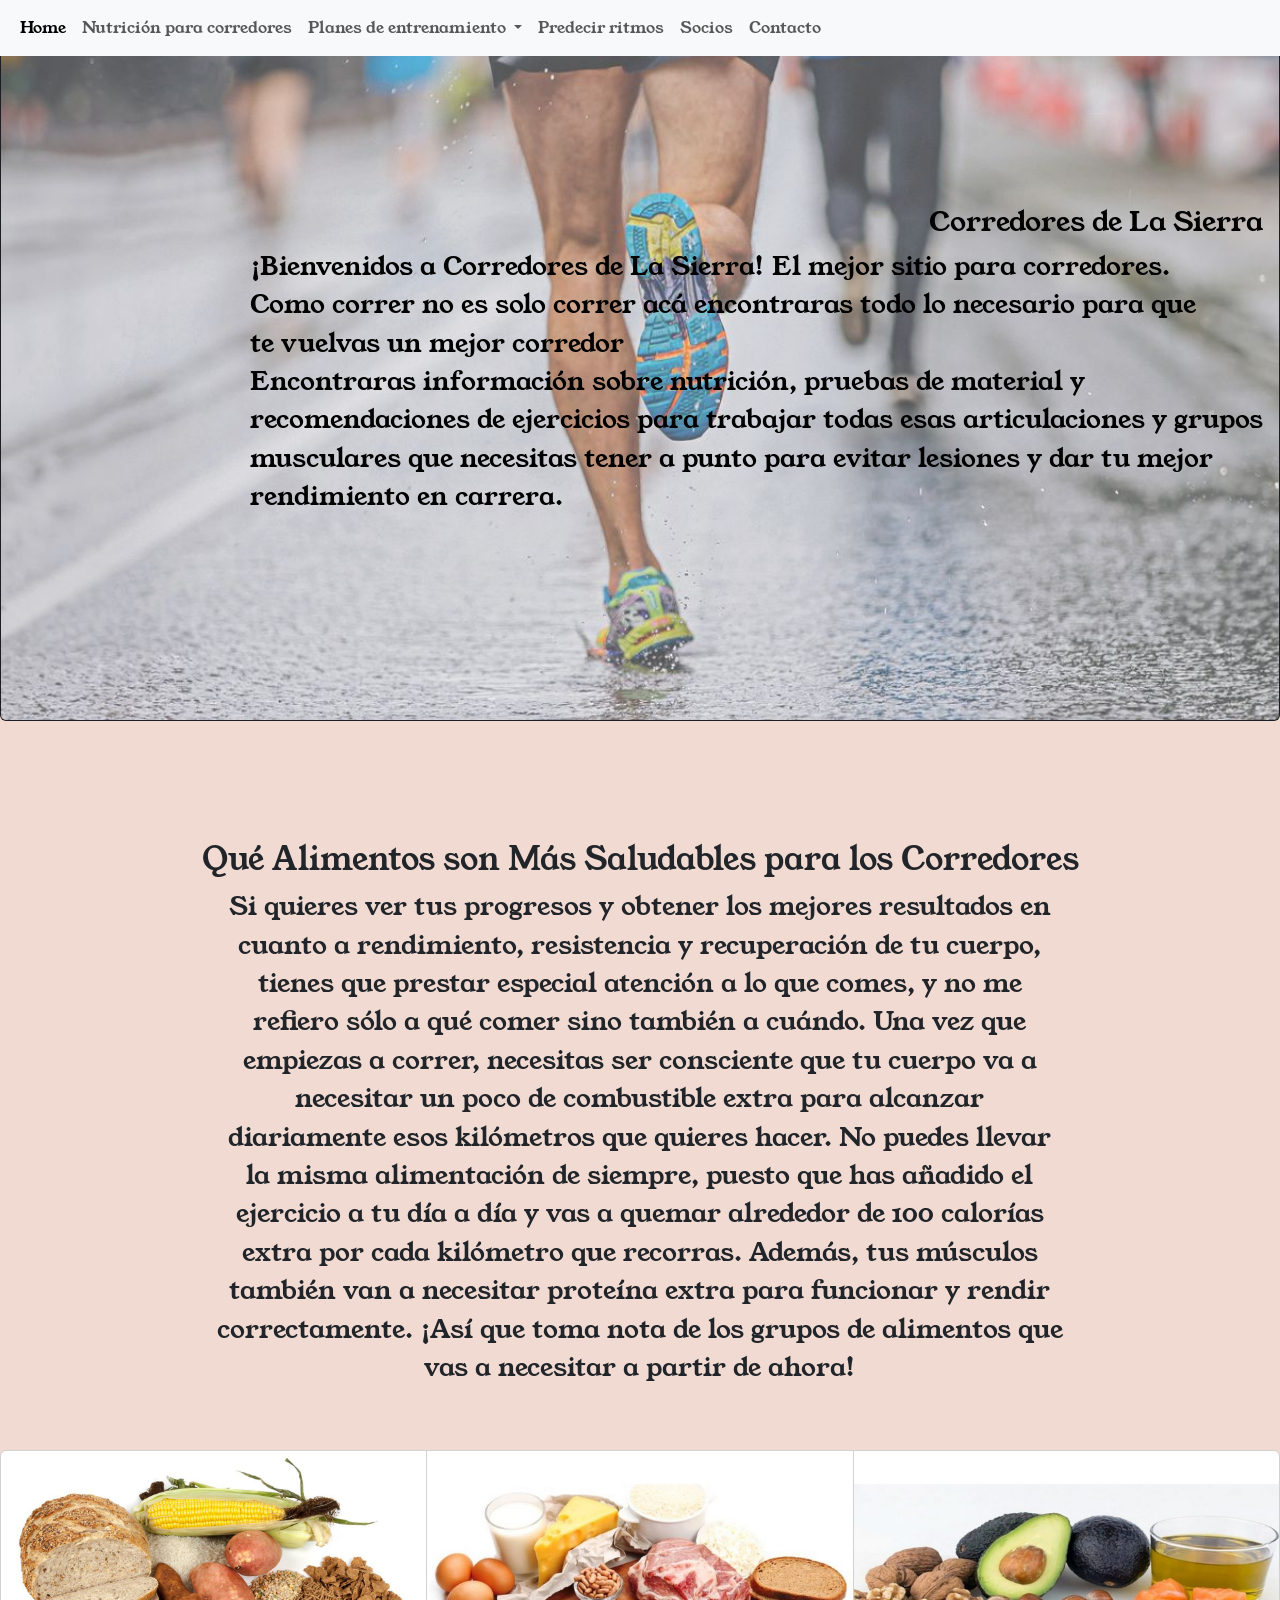
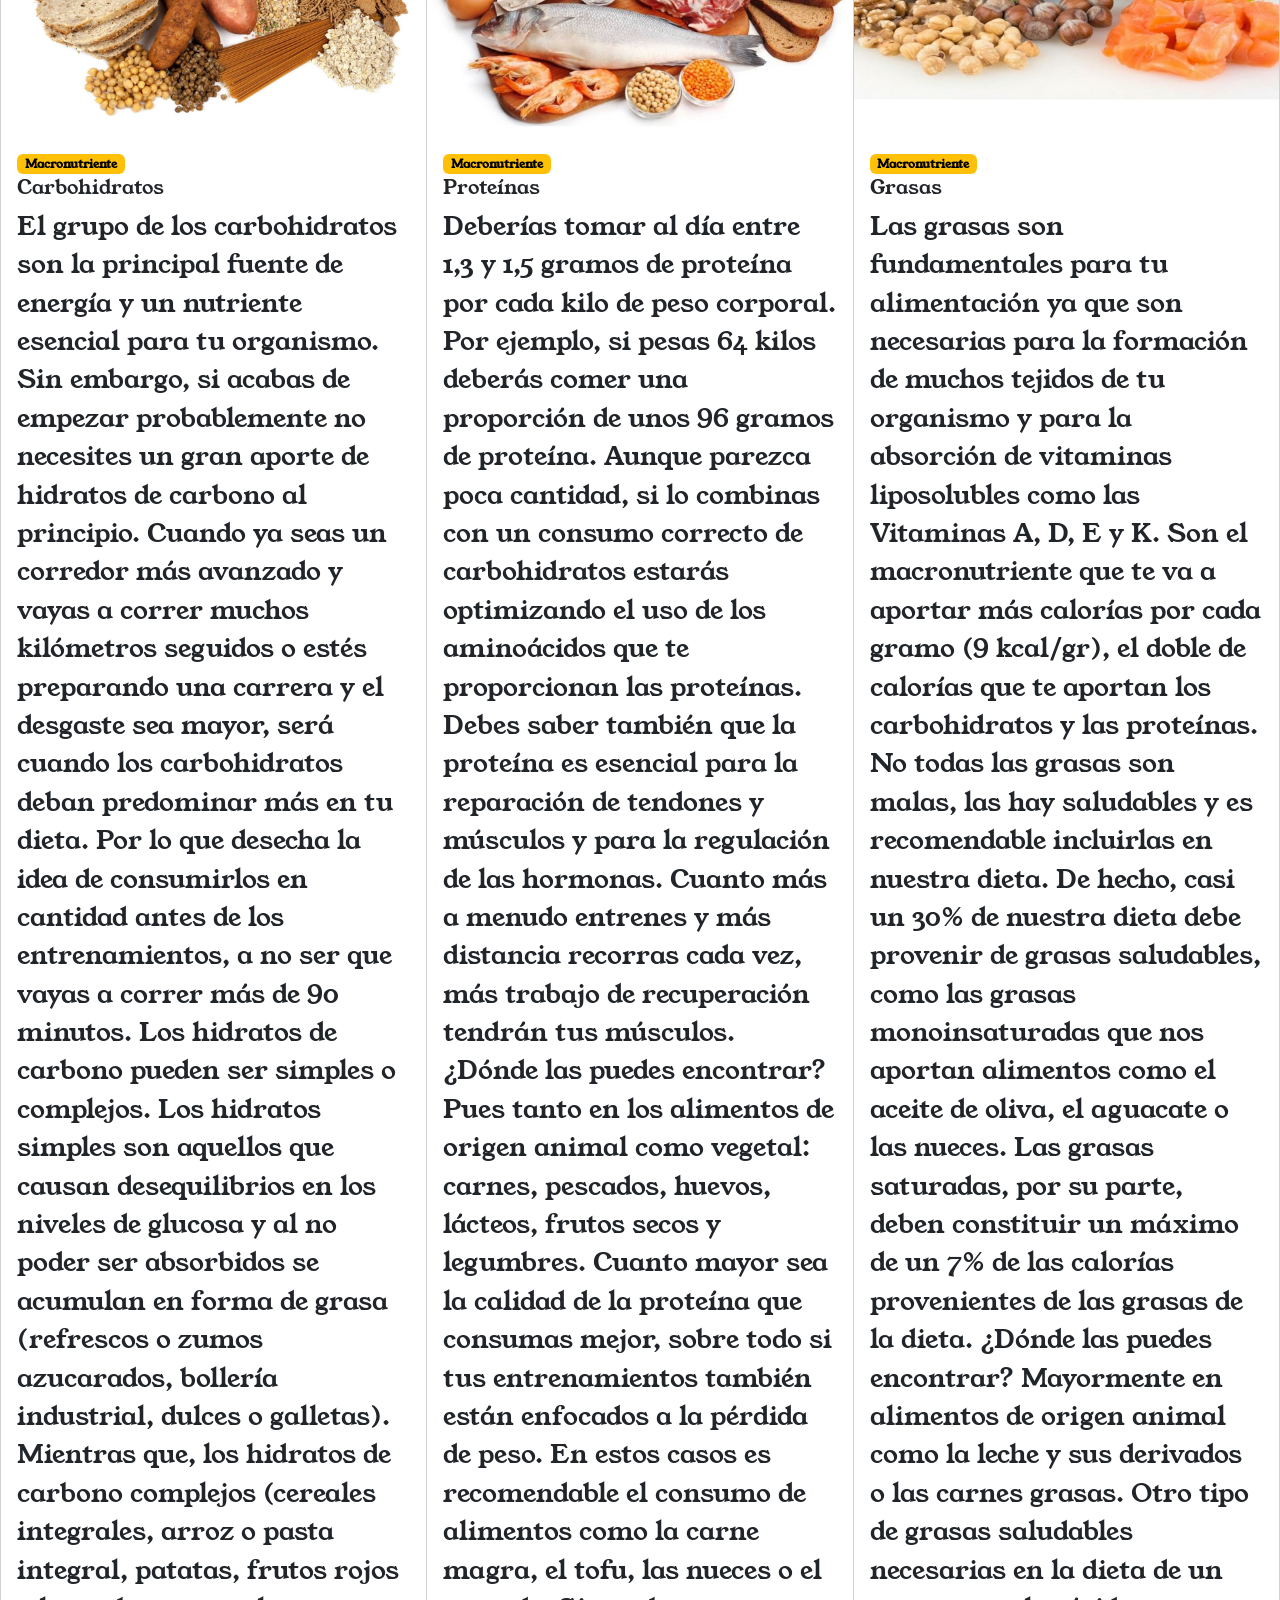
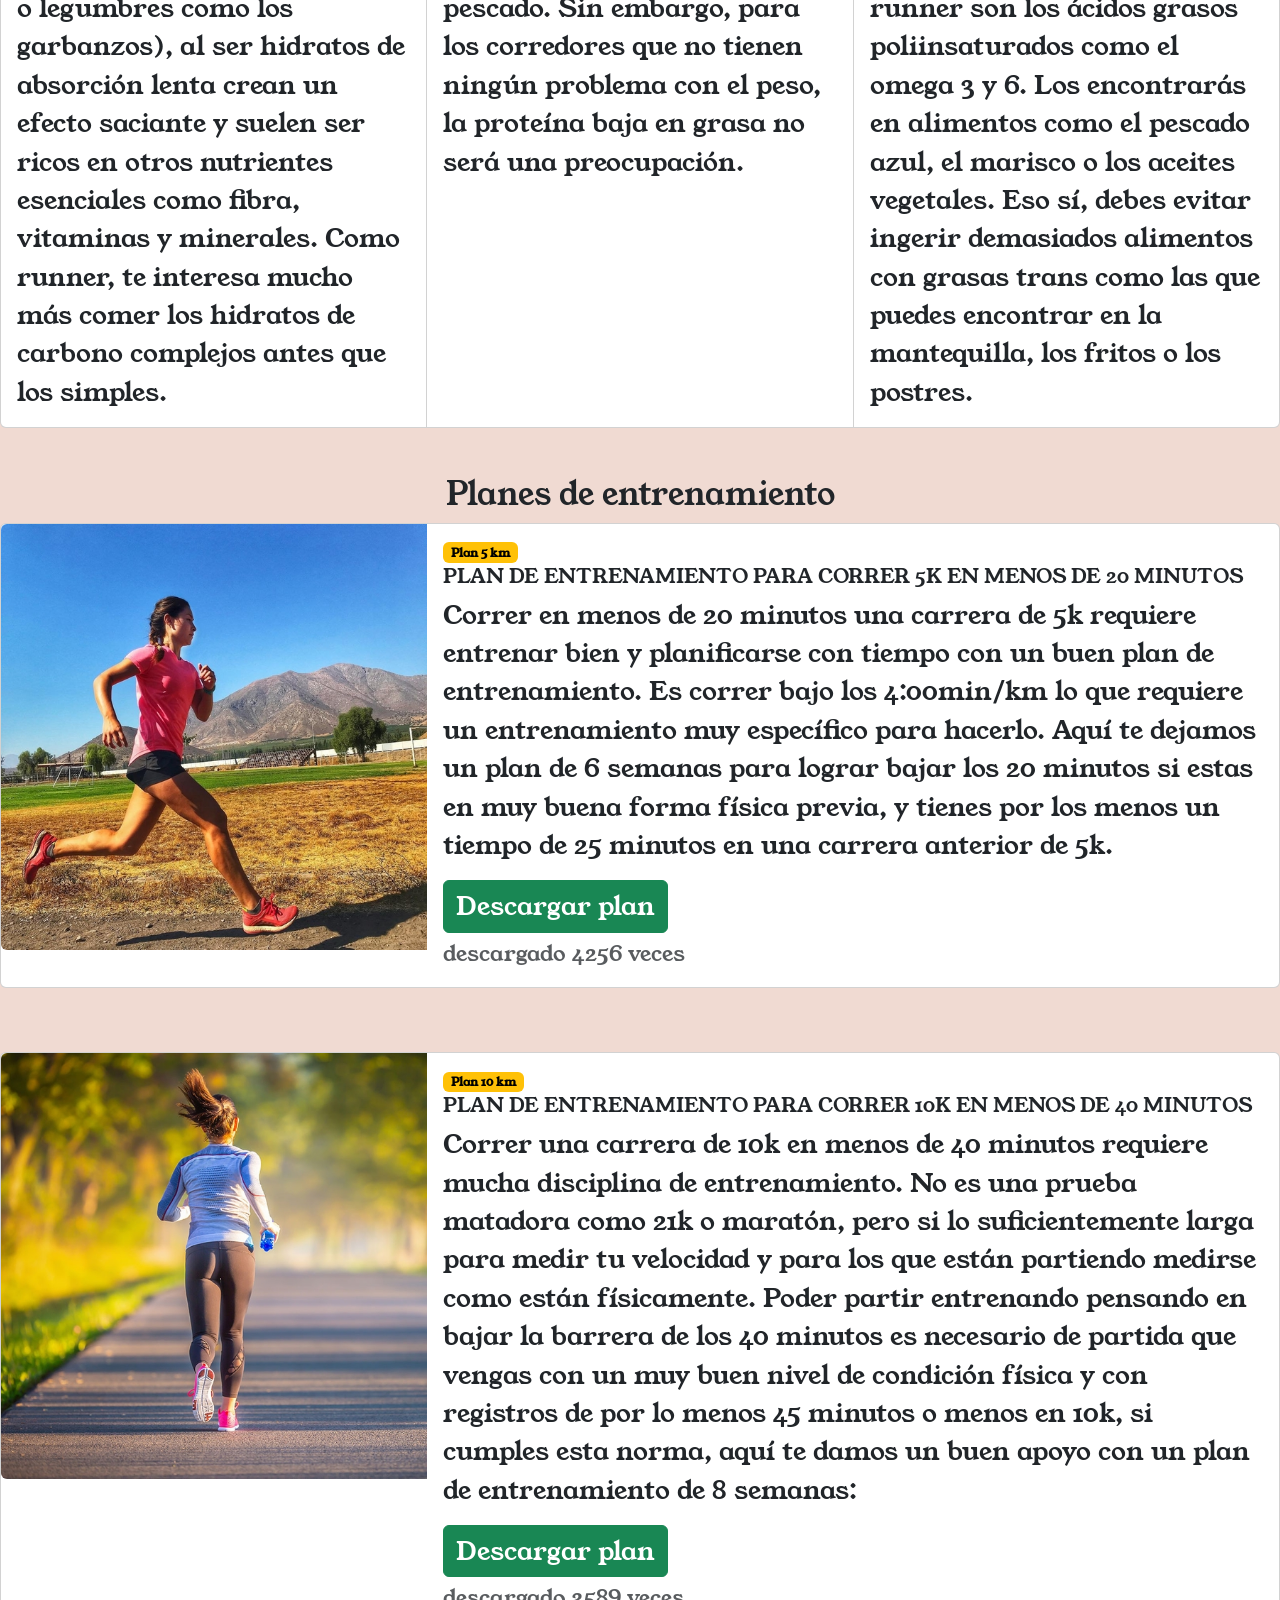
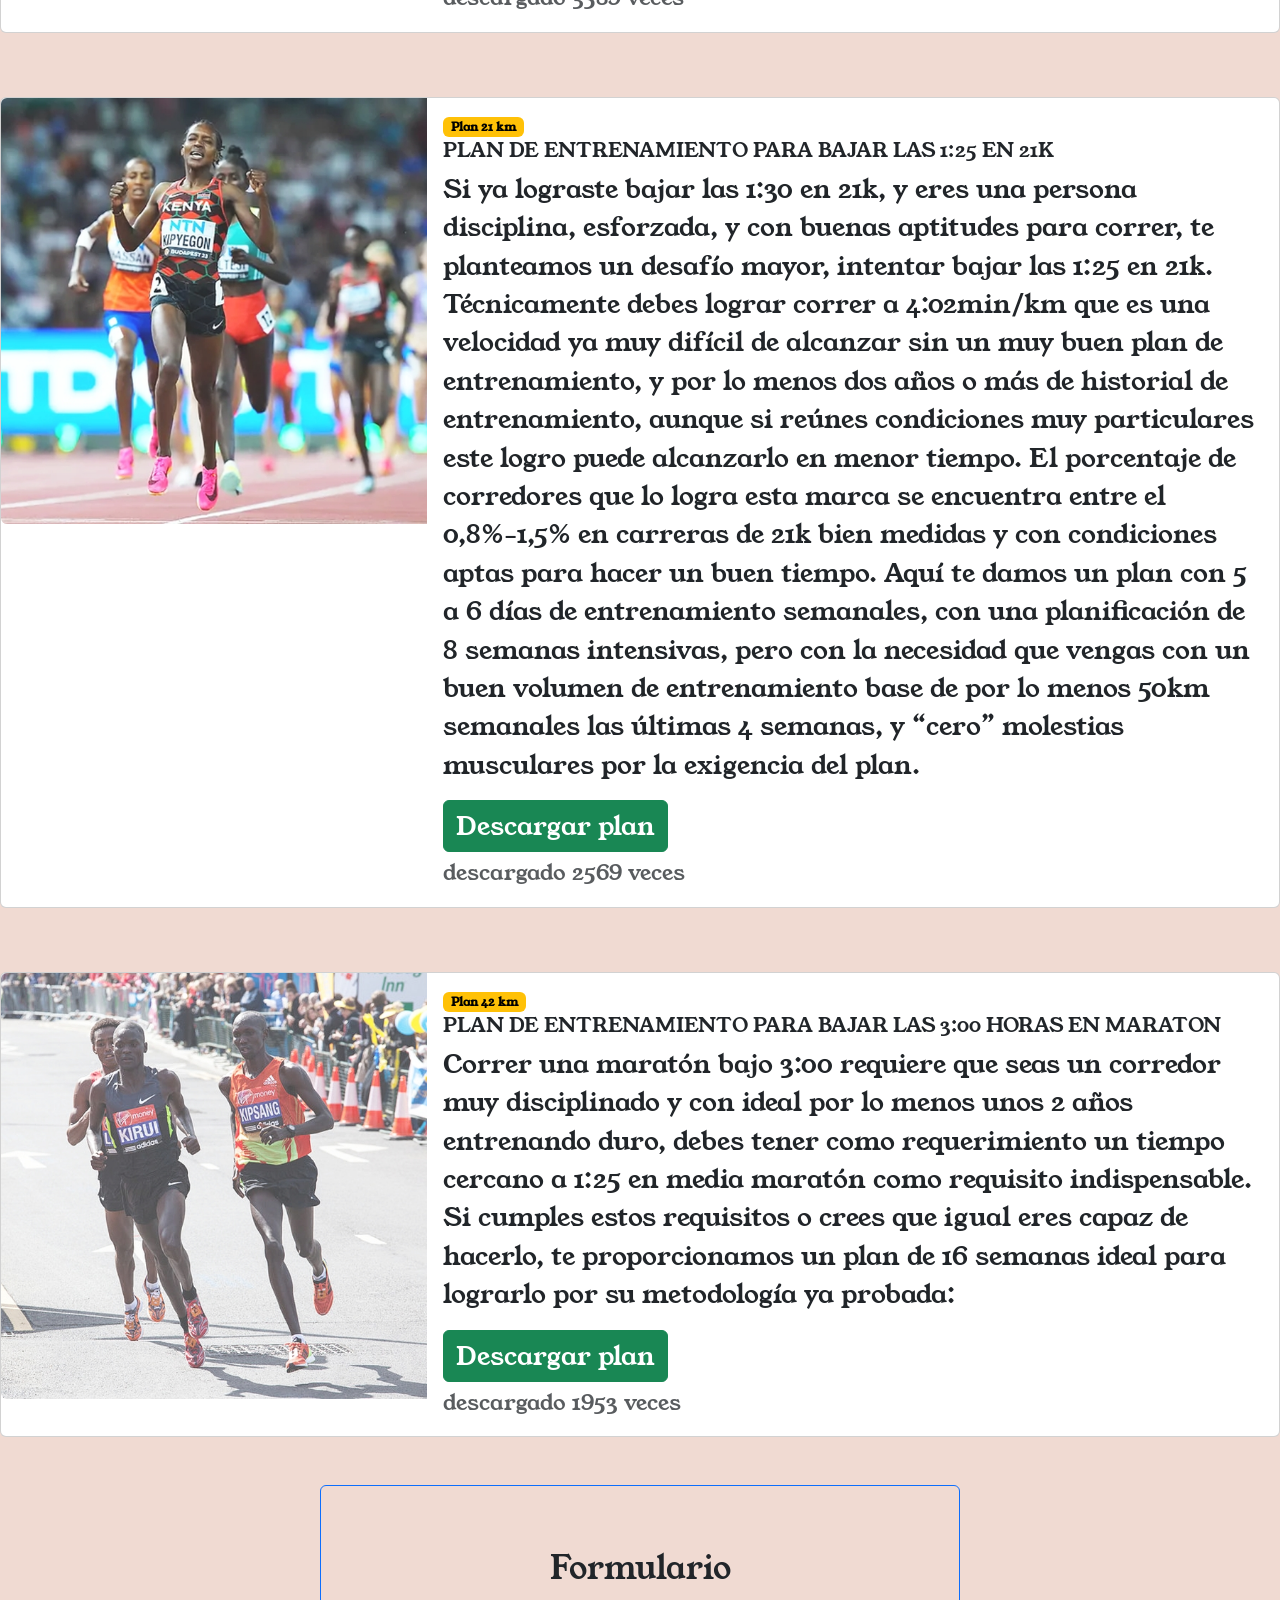
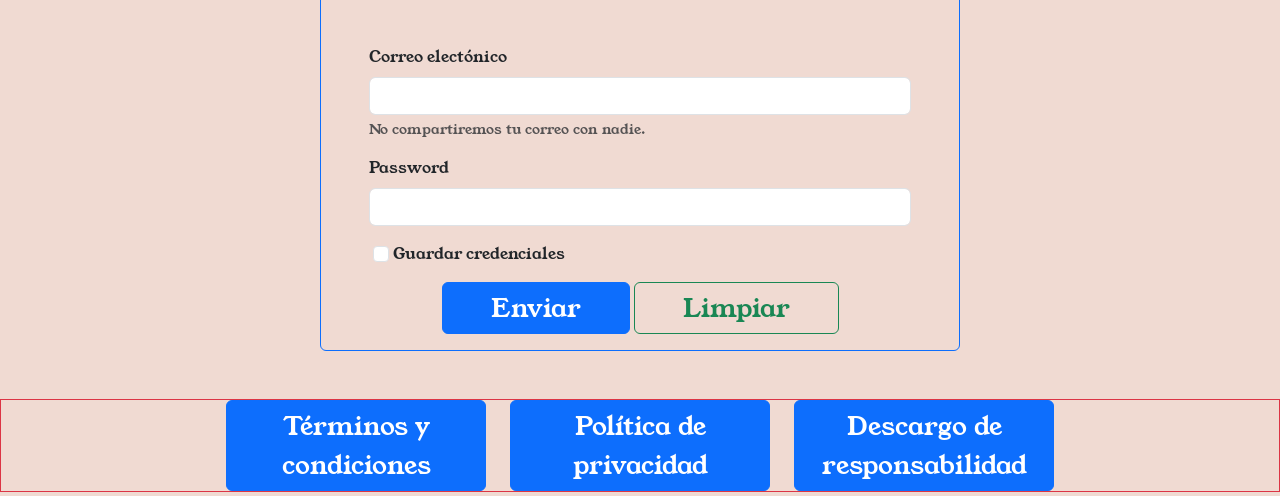
<file: TP-FN-JFS-2023/target/TP-FN-JFS-2023-1.0-SNAPSHOT/index.html>
<!doctype html>
<!--<html lang="en">-->
  <html lang="en" data-bs-theme=""></html>
  <head>
    <meta charset="utf-8">
    <meta name="viewport" content="width=device-width, initial-scale=1">
    <title>Trabajo práctico integrador</title>
    <!--
    <link href="https://cdn.jsdelivr.net/npm/bootstrap@5.3.1/dist/css/bootstrap.min.css" rel="stylesheet" integrity="sha384-4bw+/aepP/YC94hEpVNVgiZdgIC5+VKNBQNGCHeKRQN+PtmoHDEXuppvnDJzQIu9" crossorigin="anonymous"> 
  -->
  <script src="https://ajax.googleapis.com/ajax/libs/jquery/3.6.4/jquery.min.js"></script>
  <link rel="stylesheet" href="assets/css/bootstrap.min.css">
  <link rel="stylesheet" href="assets/css/custom.css">
</head>
  <body>
    <script src="assets/js/bootstrap.bundle.min.js"></script>
    <!--
     <script src="https://cdn.jsdelivr.net/npm/bootstrap@5.3.1/dist/js/bootstrap.bundle.min.js" integrity="sha384-HwwvtgBNo3bZJJLYd8oVXjrBZt8cqVSpeBNS5n7C8IVInixGAoxmnlMuBnhbgrkm" crossorigin="anonymous"></script> 
-->
<!--
    <nav class="navbar navbar-expand-lg ">-->
      <nav class="navbar fixed-top bg-body-tertiary navbar-expand-lg navbar-light ">
      <div class="container-fluid">
     <!--    <a class="navbar-brand" href="#">Bootstrap</a>-->
        <button class="navbar-toggler" type="button" data-bs-toggle="collapse" data-bs-target="#navbarSupportedContent" aria-controls="navbarSupportedContent" aria-expanded="false" aria-label="Toggle navigation">
          <span class="navbar-toggler-icon"></span>
        </button>
        <div class="collapse navbar-collapse" id="navbarSupportedContent">
          <ul class="navbar-nav me-auto mb-2 mb-lg-0">
            
            
            <li class="nav-item">
              <a class="nav-link active" aria-current="page" href="#">Home</a>
            </li>
            <li class="nav-item">
              <a class="nav-link" href="#cards">Nutrición para corredores</a>
            </li>
       <!--      <li class="nav-item">
              <a class="nav-link" href="#carrousel">Carrousel</a>
            </li>-->
            <li class="nav-item dropdown">
              <a class="nav-link dropdown-toggle" href="#" role="button" data-bs-toggle="dropdown" aria-expanded="false">
                Planes de entrenamiento
              </a>
              <ul  class="dropdown-menu">
                <li><a id="menuu" class="dropdown-item" href="#plan5k" >Plan 5 km</a></li>
                <li><a id="menuu" class="dropdown-item" href="#plan10k">Plan 10 km</a></li>
                <li><a id="menuu" class="dropdown-item" href="#plan21k">Plan medio maratón</a></li>
                <li><a id="menuu" class="dropdown-item" href="#plan42k">Plan maratón</a></li>
              </ul>
            </li>
            <li class="nav-item">
              <a class="nav-link" href="form.html" target="_blank">Predecir ritmos</a>
            </li>
             <li class="nav-item">
              <a class="nav-link" href="socios.jsp" target="_blank">Socios</a>                    
             </li>
                          
             
             <li class="nav-item">
              <a class="nav-link" href="#form">Contacto</a>
             </li>
          </ul>
       <!--   <form class="d-flex" role="search">
            <input class="form-control me-2" type="search" placeholder="Search" aria-label="Search">
            <button class="btn btn-outline-success" type="submit">Search</button>
          </form>-->
        </div>
      </div>
    </nav>


    <div id="place" class="container-fluid px-0">
      <div class="card bg-dark text-white">
        <img src="./assets/img/principal.jpg" class="card-img h-50" alt="">
        <div class="card-img-overlay d-flex flex-column justify-content-center align-items-end">
          <h3 id="texto" class="card-title  ">Corredores de La Sierra</h3>
          <p id="texto" class="card-text ">¡Bienvenidos a Corredores de La Sierra!  El mejor sitio para corredores.<br>  Como correr no es solo correr acá encontraras todo lo necesario para que<br> te vuelvas  un mejor corredor<br> 
            Encontraras información sobre nutrición, pruebas de material y <br> recomendaciones de ejercicios para trabajar todas esas articulaciones y grupos <br> musculares que necesitas tener a punto para evitar lesiones y dar tu mejor <br> rendimiento en carrera.
          </p>
        
        </div>
      </div>
    </div>
    <br>

 <!-- 
    <div class="container text-center">
      <h2 id="columnas" class="text-center">Columnas</h2>
      <div class="row align-items-start">
        <div class="col border border-primary">
          <p class="p-5">Lorem ipsum dolor sit amet consectetur adipisicing elit. Perspiciatis consectetur, at exercitationem omnis aliquid iure. Reprehenderit sint, cumque ipsum aspernatur, veritatis debitis rem ex qui, culpa eius facilis at dolores?</p>
        </div>
        <div class="col border border-secondary">
          <p class="p-3">
            Lorem ipsum dolor sit amet consectetur adipisicing elit. Dolore harum nemo cumque ratione consectetur inventore adipisci mollitia, ex qui eum optio facere temporibus perspiciatis exercitationem nulla suscipit laudantium eveniet animi.
          </p>
        </div>
        <div class="col border border-danger">
          <p class="p-3">
            Lorem ipsum dolor sit, amet consectetur adipisicing elit. Atque commodi sequi unde ea sint veritatis necessitatibus molestias consequuntur ducimus, sit, beatae minima voluptatem ipsa illum culpa amet quaerat dignissimos rem!
          </p>
        </div>
        <div class="col border border-danger">
          <p class="p-3">
            Lorem ipsum dolor sit, amet consectetur adipisicing elit. Atque commodi sequi unde ea sint veritatis necessitatibus molestias consequuntur ducimus, sit, beatae minima voluptatem ipsa illum culpa amet quaerat dignissimos rem!
          </p>
        </div>
        <div class="col border border-danger">
          <p class="p-3">
            Lorem ipsum dolor sit, amet consectetur adipisicing elit. Atque commodi sequi unde ea sint veritatis necessitatibus molestias consequuntur ducimus, sit, beatae minima voluptatem ipsa illum culpa amet quaerat dignissimos rem!
          </p>
        </div>
      </div>
    </div>
-->
    <!-- Inicio Carrousel -->
<!--
    <h2 id="carrousel" class="text-center">Carrousel</h2>
    <div id="carouselExampleIndicators" class="carousel slide mx-auto col-6"   data-ride="carousel" data-interval="500">
      <div class="carousel-indicators">
        <button type="button" data-bs-target="#carouselExampleIndicators" data-bs-slide-to="0" class="active" aria-current="true" aria-label="Slide 1"></button>
        <button type="button" data-bs-target="#carouselExampleIndicators" data-bs-slide-to="1" aria-label="Slide 2"></button>
        <button type="button" data-bs-target="#carouselExampleIndicators" data-bs-slide-to="2" aria-label="Slide 3"></button>
      </div>
      <div class="carousel-inner  ">
        <div class="carousel-item active text-center">
          <img src="assets/img/main2.jpg"   class="rounded d-block w-100" alt="...">
        </div>
        <div class="carousel-item">
          <img src="assets/img/mo2.jpg" class="d-block w-100" alt="...">
        </div>
        <div class="carousel-item">
          <img src="assets/img/mo4.jpg" class="d-block w-100" alt="...">
        </div>
      </div>
      <button class="carousel-control-prev" type="button" data-bs-target="#carouselExampleIndicators" data-bs-slide="prev">
        <span class="carousel-control-prev-icon" aria-hidden="true"></span>
        <span class="visually-hidden">Previous</span>
      </button>
      <button class="carousel-control-next" type="button" data-bs-target="#carouselExampleIndicators" data-bs-slide="next">
        <span class="carousel-control-next-icon" aria-hidden="true"></span>
        <span class="visually-hidden">Next</span>
      </button>
    </div>-->








    <!-- inicio Cards Group -->




<br id="cards">
 <br>
 <br>
 <br>
 



    <h2  class="text-center">Qué Alimentos son Más Saludables para los Corredores</h2>
    <div>
    <p class="text-center col-8 mx-auto">   
    Si quieres ver tus progresos y obtener los mejores resultados en cuanto a rendimiento, resistencia y recuperación de tu cuerpo, tienes que prestar especial atención a lo que comes, y no me refiero sólo a qué comer sino también a cuándo.
    Una vez que empiezas a correr, necesitas ser consciente que tu cuerpo va a necesitar un poco de combustible extra para alcanzar diariamente esos kilómetros que quieres hacer.
    No puedes llevar la misma alimentación de siempre, puesto que has añadido el ejercicio a tu día a día y vas a quemar alrededor de 100 calorías extra por cada kilómetro que recorras. Además, tus músculos también van a necesitar proteína extra para funcionar y rendir correctamente.
     ¡Así que toma nota de los grupos de alimentos que vas a necesitar a partir de ahora!
    </p>
  </div>
  <br>
  <br>



    <div class="card-group">
      <div class="card">
        <img src="assets/img/carbohidratos.jpg"  class="rounded-4" class="card-img-top" alt="...">
        <div class="card-body" >
          <span class="badge text-bg-warning">Macronutriente</span>
          <h5 class="card-title">Carbohidratos</h5>
          <p class="card-text">
            El grupo de los carbohidratos son la principal fuente de energía y un nutriente esencial para tu organismo. Sin embargo, si acabas de empezar probablemente no necesites un gran aporte de hidratos de carbono al principio.
            Cuando ya seas un corredor más avanzado y vayas a correr muchos kilómetros seguidos o estés preparando una carrera y el desgaste sea mayor, será cuando los carbohidratos deban predominar más en tu dieta. Por lo que desecha la idea de consumirlos en cantidad antes de los entrenamientos, a no ser que vayas a correr más de 90 minutos.
            Los hidratos de carbono pueden ser simples o complejos. Los hidratos simples son aquellos que causan desequilibrios en los niveles de glucosa y al no poder ser absorbidos se acumulan en forma de grasa (refrescos o zumos azucarados, bollería industrial, dulces o galletas).
            Mientras que, los hidratos de carbono complejos (cereales integrales, arroz o pasta integral, patatas, frutos rojos o legumbres como los garbanzos), al ser hidratos de absorción lenta crean un efecto saciante y suelen ser ricos en otros nutrientes esenciales como fibra, vitaminas y minerales.  Como runner, te interesa mucho más comer los hidratos de carbono complejos antes que los simples.
          </p>
          </div>
      </div>
      <div class="card">
        <img src="assets/img/proteinas.jpg" class="rounded-4" class="card-img-top" alt="...">
        <div class="card-body">
          <span class="badge text-bg-warning">Macronutriente</span>
          <h5 class="card-title">Proteínas</h5>
          <p class="card-text">
            Deberías tomar al día entre 1,3 y 1,5 gramos de proteína por cada kilo de peso corporal. Por ejemplo, si pesas 64 kilos deberás comer una proporción de unos 96 gramos de proteína. Aunque parezca poca cantidad, si lo combinas con un consumo correcto de carbohidratos estarás optimizando el uso de los aminoácidos que te proporcionan las proteínas.
            Debes saber también que la proteína es esencial para la reparación de tendones y músculos y para la regulación de las hormonas. Cuanto más a menudo entrenes y más distancia recorras cada vez, más trabajo de recuperación tendrán tus músculos.
            ¿Dónde las puedes encontrar? Pues tanto en los alimentos de origen animal como vegetal: carnes, pescados, huevos, lácteos, frutos secos y legumbres.
            Cuanto mayor sea la calidad de la proteína que consumas mejor, sobre todo si tus entrenamientos también están enfocados a la pérdida de peso. En estos casos es recomendable el consumo de alimentos como la carne magra, el tofu, las nueces o el pescado. Sin embargo, para los corredores que no tienen ningún problema con el peso, la proteína baja en grasa no será una preocupación.
          </p>
            </div>
      </div>
      <div class="card">
        <img src="assets/img/grasas.jpg" class="rounded-4" class="card-img-top" alt="...">
        <div class="card-body">
          <span class="badge text-bg-warning">Macronutriente</span>
          <h5 class="card-title">Grasas</h5>
          <p class="card-text">Las grasas son fundamentales para tu alimentación ya que son necesarias para la formación de muchos tejidos de tu organismo y para la absorción de vitaminas liposolubles como las Vitaminas A, D, E y K.
            Son el macronutriente que te va a aportar más calorías por cada gramo (9 kcal/gr), el doble de calorías que te aportan los carbohidratos y las proteínas. No todas las grasas son malas, las hay saludables y es recomendable incluirlas en nuestra dieta.  De hecho, casi un 30% de nuestra dieta debe provenir de grasas saludables, como las grasas monoinsaturadas que nos aportan alimentos como el aceite de oliva, el aguacate o las nueces.
            Las grasas saturadas, por su parte, deben constituir un máximo de un 7% de las calorías provenientes de las grasas de la dieta. ¿Dónde las puedes encontrar? Mayormente en alimentos de origen animal como la leche y sus derivados o las carnes grasas.
            Otro tipo de grasas saludables necesarias en la dieta de un runner son los ácidos grasos poliinsaturados como el omega 3 y 6.  Los encontrarás en alimentos como el pescado azul, el marisco o los aceites vegetales.  Eso sí, debes evitar ingerir demasiados alimentos con grasas trans como las que puedes encontrar en la mantequilla, los fritos o los postres.</p>
          </div>
      </div>
    </div>


    <br id="plan5k">
    <br>
    <!-- inicio card Horizontal -->
    <h2 class="text-center">Planes de entrenamiento</h2>
    <div  class="card mb-3">
      <div class="row g-0">
        <div class="col-md-4">
          <img src="assets/img/5k.jpg"  class="img-fluid rounded-start" alt="...">
        </div>
        <div class="col-md-8">
          <div class="card-body">
            <span class="badge text-bg-warning">Plan 5 km</span>
            <h5 class="card-title">PLAN DE ENTRENAMIENTO PARA CORRER 5K EN MENOS DE 20 MINUTOS</h5>
            <p class="card-text">
              Correr en menos de 20 minutos una carrera de 5k requiere entrenar bien y planificarse con tiempo con un buen plan de entrenamiento.
              Es correr bajo los 4:00min/km lo que requiere un entrenamiento muy específico para hacerlo.
              Aquí te dejamos un plan de 6 semanas para lograr bajar los 20 minutos si estas en muy buena forma física previa, y tienes por los menos un tiempo de 25 minutos en una carrera anterior de 5k.</p>
              <a href="assets/downloads/Sub-20-en-5-kilometros.pdf" target="_blank" class="btn btn-success">Descargar plan</a>
              <p class="card-text"><small class="text-body-secondary">descargado 4256 veces</small></p>
          </div>
        </div>
      </div>
    </div>
    <br id="plan10k">
    <br>
    <div class="card mb-3">
      <div class="row g-0">
        <div class="col-md-4">
          <img src="assets/img/10k.jpg"  class="img-fluid rounded-start" alt="...">
        </div>
        <div class="col-md-8">
          <div class="card-body">
            <span class="badge text-bg-warning">Plan 10 km</span>
            <h5 class="card-title">PLAN DE ENTRENAMIENTO PARA CORRER 10K EN MENOS DE 40 MINUTOS</h5>
            <p class="card-text">
             Correr una carrera de 10k en menos de 40 minutos requiere mucha disciplina de entrenamiento. No es una prueba matadora como 21k o maratón, pero si lo suficientemente larga para medir tu velocidad y para los que están partiendo medirse como están físicamente.
              Poder partir entrenando pensando en bajar la barrera de los 40 minutos es necesario de partida que vengas con un muy buen nivel de condición física y con registros de por lo menos 45 minutos o menos en 10k, si cumples esta norma, aquí te damos un buen apoyo con un plan de entrenamiento de 8 semanas:</p>
              <a href="assets/downloads/Sub-40-en-10-kilometros.pdf" target="_blank" class="btn btn-success">Descargar plan</a>
              <p class="card-text"><small class="text-body-secondary">descargado 3589 veces</small></p>
          </div>
        </div>
      </div>
    </div>
    <br id="plan21k">
    <br>
    <div class="card mb-3">
      <div class="row g-0">
        <div class="col-md-4">
          <img src="assets/img/21k.jpg"  class="img-fluid rounded-start" alt="...">
        </div>
        <div class="col-md-8">
          <div class="card-body">
            <span class="badge text-bg-warning">Plan 21 km</span>
            <h5 class="card-title">PLAN DE ENTRENAMIENTO PARA BAJAR LAS 1:25 EN 21K</h5>
            <p class="card-text">
              Si ya lograste bajar las 1:30 en 21k, y eres una persona disciplina, esforzada, y con buenas aptitudes para correr,  te planteamos un desafío mayor, intentar bajar las 1:25 en 21k.
              Técnicamente debes lograr correr a 4:02min/km que es una velocidad ya muy difícil de alcanzar sin un muy buen plan de entrenamiento, y por lo menos dos años o más de historial de entrenamiento, aunque si reúnes condiciones muy particulares este logro puede alcanzarlo en menor tiempo.
              El porcentaje de corredores que lo logra esta marca se encuentra entre el 0,8%-1,5% en carreras de 21k bien medidas y con condiciones aptas para hacer un buen tiempo.
               Aquí te damos un plan con 5 a 6 días de entrenamiento semanales, con una planificación de 8 semanas intensivas, pero con la necesidad que vengas con un buen volumen de entrenamiento base de por lo menos 50km semanales las últimas 4 semanas, y “cero” molestias musculares por la exigencia del plan.</p>
              <a  href="assets/downloads/Sub-1-25-en-medio-maraton.jpg" target="_blank" class="btn btn-success">Descargar plan</a>
              <p class="card-text"><small class="text-body-secondary">descargado 2569 veces</small></p>
          </div>
        </div>
      </div>
    </div>
    <br id="plan42k">
    <br>
    <div  class="card mb-3">
      <div class="row g-0">
        <div class="col-md-4">
          <img src="assets/img/42k.jpg"  class="img-fluid rounded-start" alt="...">
        </div>
        <div class="col-md-8">
          <div class="card-body">
            <span class="badge text-bg-warning">Plan 42 km</span>
            <h5 class="card-title">PLAN DE ENTRENAMIENTO PARA BAJAR LAS 3:00 HORAS EN MARATON</h5>
            <p class="card-text">
             Correr una maratón bajo 3:00 requiere que seas un corredor muy disciplinado y con ideal por lo menos unos 2 años entrenando duro, debes tener como requerimiento un tiempo cercano a 1:25 en media maratón como requisito indispensable.
             Si cumples estos requisitos o crees que igual eres capaz de hacerlo, te proporcionamos un plan de 16 semanas ideal para lograrlo por su metodología ya probada:</p>
              <a href="assets/downloads/Sub-3-en-maraton.jpg" target="_blank" class="btn btn-success">Descargar plan</a>
              <p class="card-text"><small class="text-body-secondary">descargado 1953 veces</small></p>
          </div>
        </div>
      </div>
    </div>

    <section class="col-6 border border-primary mx-auto my-5 py-3 rounded">
      <h2 id="form" class="text-center py-5" > Formulario      </h2>
      <form>
        <div class="mb-3 px-5">
          <label for="exampleInputEmail1" class="form-label">Correo electónico</label>
          <input type="email" class="form-control" id="exampleInputEmail1" aria-describedby="emailHelp">
          <div id="emailHelp" class="form-text">No compartiremos tu correo con nadie.</div>
        </div>
        <div class="mb-3 px-5">
          <label for="exampleInputPassword1" class="form-label">Password</label>
          <input type="password" class="form-control" id="exampleInputPassword1">
        </div>
        <div class="mb-3 form-check px-5">
          <input type="checkbox" class="form-check-input mx-1" id="exampleCheck1">
          <label class="form-check-label" for="exampleCheck1">Guardar credenciales</label>
        </div>
        <div class=" text-center ">
        <button type="submit" class="btn btn-primary px-5">Enviar</button>
        <button type="reset" class="btn btn-outline-success px-5">Limpiar</button>
      </div>
      </form>

    </section>


    
    <!-- Modal -->
    <div class="modal fade" id="terminosycondiciones" tabindex="-1" aria-labelledby="exampleModalLabel" aria-hidden="true">
      <div class="modal-dialog">
        <div class="modal-content">
          <div class="modal-header">
            <h1 class="modal-title fs-5" id="terminosycondicionesLabel"> Estos términos y condiciones describen las reglas y regulaciones para el uso del sitio web Corredores de la Sierra.
              Al acceder a este sitio web asumimos que acepta estos términos y condiciones. No continúe usando sitio web Corredores de la Sierra si no acepta todos los términos y condiciones establecidos en esta página.
              La siguiente terminología se aplica a estos Términos y condiciones, Declaración de privacidad y Aviso de exención de responsabilidad y a todos los Acuerdos: "Cliente", "Usted" y "Su" se refieren a usted, la persona que inicia sesión en este sitio web y cumple con los términos y condiciones de la Compañía. “La Compañía”, “Nosotros”, “Nosotros”, “Nuestro” y “Nos”, se refiere a nuestra Compañía. “Parte”, “Partes” o “Nosotros” se refieren tanto al Cliente como a nosotros mismos. Todos los términos se refieren a la oferta, aceptación y consideración del pago necesario para llevar a cabo el proceso de nuestra asistencia al Cliente de la manera más adecuada con el propósito expreso de satisfacer las necesidades del Cliente con respecto a la prestación de los servicios indicados por la Compañía, de acuerdo con y sujeto a la legislación vigente en la República Socialista de Argentina. Cualquier uso de la terminología anterior u otras palabras en singular, plural, mayúsculas y/o él/ella o ellos, se consideran intercambiables y por lo tanto se refieren a las mismas.
            </h1>
            <button type="button" class="btn-close" data-bs-dismiss="modal" aria-label="Close"></button>
          </div>
          <div class="modal-footer">
            <button type="button" class="btn btn-secondary" data-bs-dismiss="modal">Close</button>
          </div>
        </div>
      </div>
    </div>

    <div class="modal fade" id="politicadeprivacidad" tabindex="-1" aria-labelledby="exampleModalLabel" aria-hidden="true">
      <div class="modal-dialog">
        <div class="modal-content">
          <div class="modal-header">
            <h1 class="modal-title fs-5" id="politicadeprivacidadlabel">
              ¡Bienvenido a Corredores de la Sierra!
              En Corredores de la Sierra,  una de nuestras principales prioridades es la privacidad de nuestros visitantes. Este documento de Política de privacidad contiene tipos de información que Corredores de la Sierra recopila y registra y cómo la usamos.
              Si tiene preguntas adicionales o requiere más información sobre nuestra Política de Privacidad, no dude en contactarnos.
             </h1>
            <button type="button" class="btn-close" data-bs-dismiss="modal" aria-label="Close"></button>
          </div>
           <div class="modal-footer">
            <button type="button" class="btn btn-secondary" data-bs-dismiss="modal">Close</button>
           </div>
        </div>
      </div>
    </div>

    <div class="modal fade" id="descargoderesponsabilidad" tabindex="-1" aria-labelledby="exampleModalLabel" aria-hidden="true">
      <div class="modal-dialog">
        <div class="modal-content">
          <div class="modal-header">
            <h1 class="modal-title fs-5" id="descargoderesponsabilidad">
              ¡Bienvenido a Corredores de La Sierra!
              Toda la información contenida en este sitio web, se publica de buena fe y únicamente con fines de información general. Corredores de La Sierra no ofrece ninguna garantía sobre la integridad, confiabilidad y exactitud de esta información. Cualquier acción que realice sobre la información que encuentre en este sitio web (Corredores de La Sierra) es estrictamente bajo su propio riesgo. Corredores de La Sierra no será responsable de ninguna pérdida y/o daño relacionado con el uso de nuestro sitio web.
              Desde nuestro sitio web, puede visitar otros sitios web siguiendo hipervínculos a dichos sitios externos. Si bien nos esforzamos por proporcionar únicamente enlaces de calidad a sitios web útiles y éticos, no tenemos control sobre el contenido ni la naturaleza de estos sitios. Estos enlaces a otros sitios web no implican una recomendación para todo el contenido que se encuentra en dichos sitios. Los propietarios y el contenido del sitio pueden cambiar sin previo aviso y pueden ocurrir antes de que tengamos la oportunidad de eliminar un enlace que pueda haber salido "malo".
              Tenga en cuenta también que cuando abandona nuestro sitio web, otros sitios pueden tener políticas y términos de privacidad diferentes que están fuera de nuestro control. Asegúrese de consultar las Políticas de privacidad de estos sitios, así como sus “Términos de servicio” antes de realizar cualquier negocio o cargar cualquier información.
              </h1>
            <button type="button" class="btn-close" data-bs-dismiss="modal" aria-label="Close"></button>
          </div>
           <div class="modal-footer">
            <button type="button" class="btn btn-secondary" data-bs-dismiss="modal">Close</button>
           </div>
        </div>
      </div>
    </div>





    <footer id="buttonfooter" class="border  border-danger my-1 mx-auto">
      <div  class="row mx-auto col-8"  >
        <div class="col">
          <button type="button" class="btn btn-primary" data-bs-toggle="modal" data-bs-target="#terminosycondiciones">
            Términos y condiciones
           </button>
        </div>
        <div class="col">
           <button type="button" class="btn btn-primary" data-bs-toggle="modal" data-bs-target="#politicadeprivacidad">
            Política de privacidad
           </button>
        </div>
        <div class="col">
          <button type="button" class="btn btn-primary" data-bs-toggle="modal" data-bs-target="#descargoderesponsabilidad">
            Descargo de responsabilidad
           </button>
         </div>
        
      </div>




    </footer>

  </body>
</html>
</file>
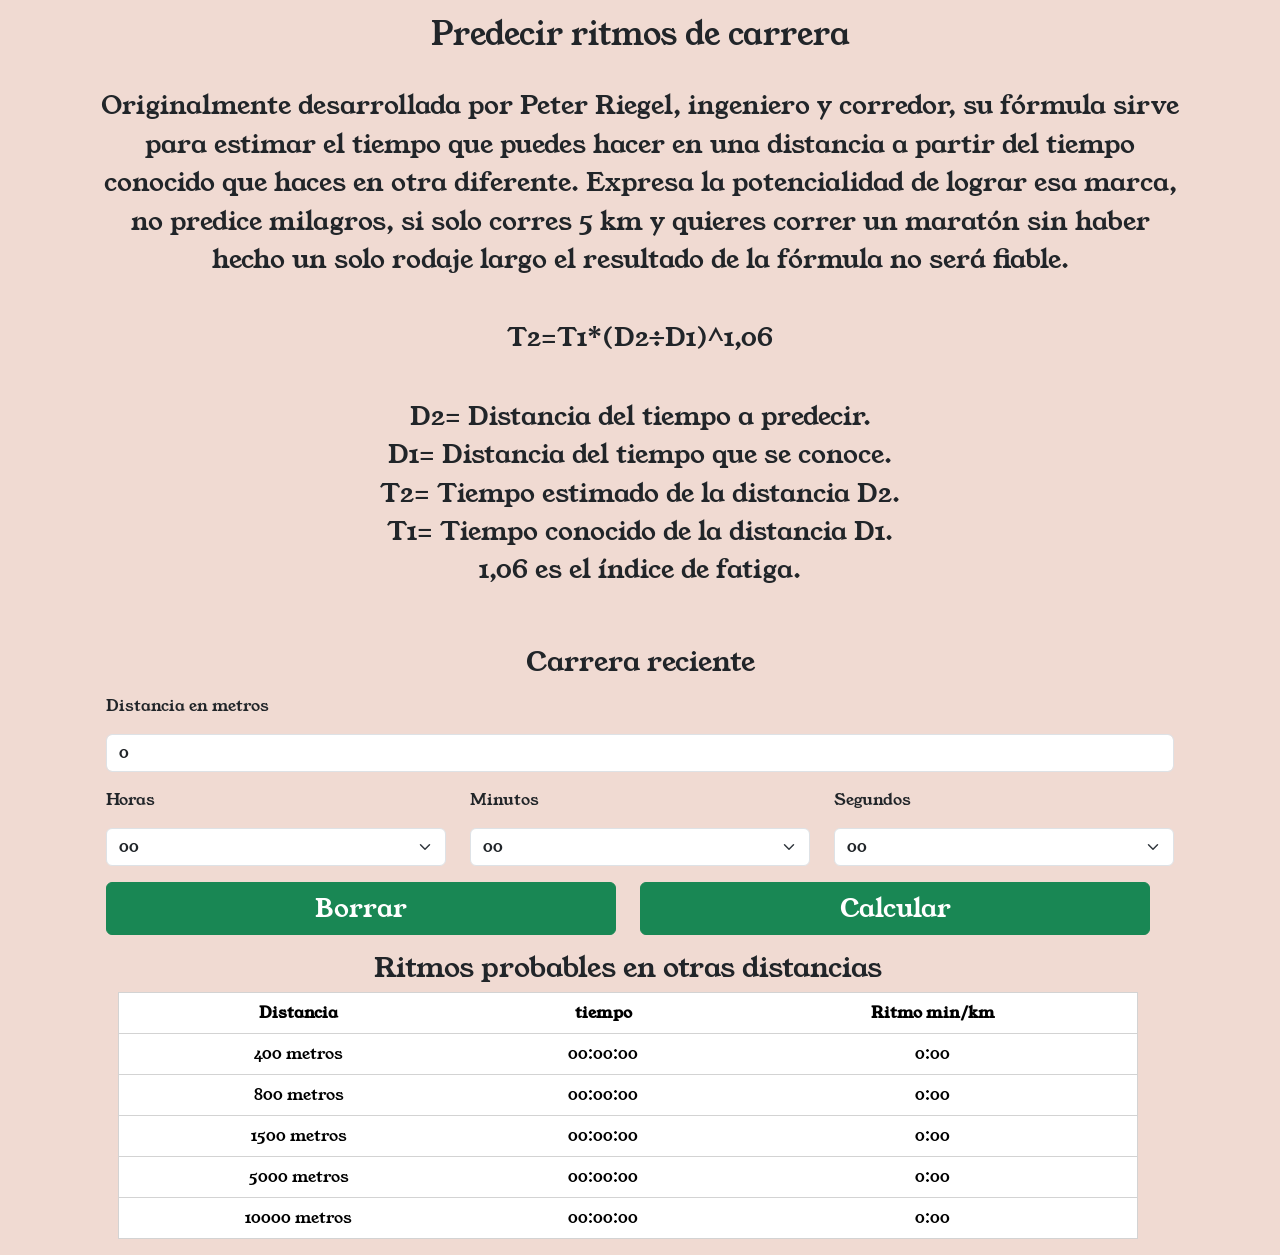
<file: TP-FN-JFS-2023/target/TP-FN-JFS-2023-1.0-SNAPSHOT/form.html>
<!DOCTYPE html>
<html lang="es" >
<head>
  <meta charset="UTF-8">
  <meta name="viewport" content="width=device-width, initial-scale=1.0">
  <title>Predecir ritmos</title>
  <link href="https://cdn.jsdelivr.net/npm/bootstrap@5.3.2/dist/css/bootstrap.min.css" rel="stylesheet" integrity="sha384-T3c6CoIi6uLrA9TneNEoa7RxnatzjcDSCmG1MXxSR1GAsXEV/Dwwykc2MPK8M2HN" crossorigin="anonymous">
  <link rel="stylesheet" href="assets/css/custom.css">
</head>
<body>

  <div class="container ">
    
    <form>



      <div class="row  mt-3 mx-auto">
        <div class="col-12">
         <div class="venta" >
           <h2 class="text-center" >Predecir ritmos de carrera</h2>
                 
           <div>
        <div>
      <div>
        <br>

        <div>
          <p class="text-center col-12 mx-auto">   
            Originalmente desarrollada por Peter Riegel, ingeniero y corredor, su fórmula sirve para estimar el tiempo que puedes hacer en una distancia a partir del tiempo conocido que haces en otra diferente. Expresa la potencialidad de lograr esa marca, no predice milagros, si solo corres 5 km y quieres correr un maratón sin haber hecho un solo rodaje largo el resultado de la fórmula no será fiable. </p>
        </div>
<br>
        <div>
          <p class="text-center col-12 mx-auto">   
            T2=T1*(D2÷D1)^1,06 
          </div>


<br>

        <div>
          <p class="text-center col-12 mx-auto"> 
            D2= Distancia del tiempo a predecir.<br>
            D1= Distancia del tiempo que se conoce.<br>
            T2= Tiempo estimado de la distancia D2. <br>
            T1= Tiempo conocido de la distancia D1.<br>
            1,06 es el índice de fatiga.
          </div>  

<br>
        
    <div class="row  mt-3 mx-auto">
      <div class="col-12">
       <div class="labelritmoprobable" >
         <h3 class="text-center" >Carrera reciente</h3>
               
         <div>
      <div>
    <div>

        <div class="row mt-3  ">
          <div class="col-12 nombres">
            <label  for="Distancia">Distancia en metros</label>
            <input id="inputDistancia" type="number" class="form-control mt-3" value="0" name="Distancia">
          </div>
        </div>









      <div class="row mt-3  ">
        <div class="col-4 nombres">
          <label  for="Horas">Horas</label>
          <select   id="inputHoras" class="form-select mt-3">
            <option selected="selected" value="00"> 00 </option>
            <option value="01">01</option>
            <option value="02">02</option>
            <option value="03">03</option>
            <option value="04">04</option>
            <option value="05">05</option>
            <option value="06">06</option>
            <option value="07">07</option>
            <option value="08">08</option>
            <option value="09">09</option>
          </select>
        </div>
        <div class="col-4 nombres">
          <label  for="Minutos">Minutos</label>
          <select   id="inputMinutos" class="form-select mt-3">
          <option selected="selected" value="00"> 00 </option>
          <option value="01"> 01 </option>
          <option value="02"> 02 </option>
          <option value="03"> 03 </option>
          <option value="04"> 04 </option>
          <option value="05"> 05 </option>
          <option value="06"> 06 </option>
          <option value="07"> 07 </option>
          <option value="08"> 08 </option>
          <option value="09"> 09 </option>
          <option value="10"> 10 </option>
          <option value="11"> 11 </option>
          <option value="12"> 12 </option>
          <option value="13"> 13 </option>
          <option value="14"> 14 </option>
          <option value="15"> 15 </option>
          <option value="16"> 16 </option>
          <option value="17"> 17 </option>
          <option value="18"> 18 </option>
          <option value="19"> 19 </option>
          <option value="20"> 20 </option>
          <option value="21"> 21 </option>
          <option value="22"> 22 </option>
          <option value="23"> 23 </option>
          <option value="24"> 24 </option>
          <option value="25"> 25 </option>
          <option value="26"> 26 </option>
          <option value="27"> 27 </option>
          <option value="28"> 28 </option>
          <option value="29"> 29 </option>
          <option value="30"> 30 </option>
          <option value="31"> 31 </option>
          <option value="32"> 32 </option>
          <option value="33"> 33 </option>
          <option value="34"> 34 </option>
          <option value="35"> 35 </option>
          <option value="36"> 36 </option>
          <option value="37"> 37 </option>
          <option value="38"> 38 </option>
          <option value="39"> 39 </option>
          <option value="40"> 40 </option>
          <option value="41"> 41 </option>
          <option value="42"> 42 </option>
          <option value="43"> 43 </option>
          <option value="44"> 44 </option>
          <option value="45"> 45 </option>
          <option value="46"> 46 </option>
          <option value="47"> 47 </option>
          <option value="48"> 48 </option>
          <option value="49"> 49 </option>
          <option value="50"> 50 </option>
          <option value="51"> 51 </option>
          <option value="52"> 52 </option>
          <option value="53"> 53 </option>
          <option value="54"> 54 </option>
          <option value="55"> 55 </option>
          <option value="56"> 56 </option>
          <option value="57"> 57 </option>
          <option value="58"> 58 </option>
          <option value="59"> 59 </option>
          </select>
        </div>
        <div class="col-4 nombres">
          <label  for="Segundos">Segundos</label>
          <select   id="inputSegundos" class="form-select mt-3">
          <option selected="selected" value="00"> 00 </option>
          <option value="01"> 01 </option>
          <option value="02"> 02 </option>
          <option value="03"> 03 </option>
          <option value="04"> 04 </option>
          <option value="05"> 05 </option>
          <option value="06"> 06 </option>
          <option value="07"> 07 </option>
          <option value="08"> 08 </option>
          <option value="09"> 09 </option>
          <option value="10"> 10 </option>
          <option value="11"> 11 </option>
          <option value="12"> 12 </option>
          <option value="13"> 13 </option>
          <option value="14"> 14 </option>
          <option value="15"> 15 </option>
          <option value="16"> 16 </option>
          <option value="17"> 17 </option>
          <option value="18"> 18 </option>
          <option value="19"> 19 </option>
          <option value="20"> 20 </option>
          <option value="21"> 21 </option>
          <option value="22"> 22 </option>
          <option value="23"> 23 </option>
          <option value="24"> 24 </option>
          <option value="25"> 25 </option>
          <option value="26"> 26 </option>
          <option value="27"> 27 </option>
          <option value="28"> 28 </option>
          <option value="29"> 29 </option>
          <option value="30"> 30 </option>
          <option value="31"> 31 </option>
          <option value="32"> 32 </option>
          <option value="33"> 33 </option>
          <option value="34"> 34 </option>
          <option value="35"> 35 </option>
          <option value="36"> 36 </option>
          <option value="37"> 37 </option>
          <option value="38"> 38 </option>
          <option value="39"> 39 </option>
          <option value="40"> 40 </option>
          <option value="41"> 41 </option>
          <option value="42"> 42 </option>
          <option value="43"> 43 </option>
          <option value="44"> 44 </option>
          <option value="45"> 45 </option>
          <option value="46"> 46 </option>
          <option value="47"> 47 </option>
          <option value="48"> 48 </option>
          <option value="49"> 49 </option>
          <option value="50"> 50 </option>
          <option value="51"> 51 </option>
          <option value="52"> 52 </option>
          <option value="53"> 53 </option>
          <option value="54"> 54 </option>
          <option value="55"> 55 </option>
          <option value="56"> 56 </option>
          <option value="57"> 57 </option>
          <option value="58"> 58 </option>
          <option value="59"> 59 </option>
          </select>
        </div>

        <div class="row mt-3 text-center my-auto">
          <div class="d-grid gap-2 col-6 ">
               <button type="reset" onclick="limpiar()" class="btn btn-success  btn-block">Borrar</button>
          </div>
          <div class="d-grid  col-6 ">
           <button type="button" onclick="calcularritmos()" class="btn btn-block btn-success btn-block">Calcular</button>
         <div>        
        </div>
           


      
    </div>


    <div class="row  mt-3 mx-auto">
      <div class="col-12">
       <div class="label ritmo" >
         <h3>Ritmos probables en otras distancias</h3>
               
         <div>
      <div>
    <div>



    <div class="span6">
      <table style="border:1px solid lightgrey;" class="table table-inverse">
      <thead>
      
      <tr style="background-color:#978181;">
      <th><strong>Distancia</strong></th>
      <th><strong>tiempo</strong></th>
      <th><strong>Ritmo min/km</strong></th>
      </tr>
      </thead>

    
  <tbody>
    <tr style="background-color:#f6f6f6;">
      <td>400 metros</td>
      <td id = tiempo400> 00:00:00 </td>
      <td id = tiempor400> 0:00</td>

  <tr style="background-color:#f6f6f6;">
  <td>800 metros</td>
  <td id = tiempo800> 00:00:00 </td>
  <td id = tiempor800> 0:00</td>
  
  <tr style="background-color:#f6f6f6;">
    <td>1500 metros</td>
    <td id = tiempo1500> 00:00:00 </td>
    <td id = tiempor1500> 0:00</td>
  </tr>

  <tr style="background-color:#f6f6f6;">
    <td>5000 metros</td>
    <td id = tiempo5000> 00:00:00 </td>
    <td id = tiempor5000> 0:00</td>
  </tr>

  <tr style="background-color:#f6f6f6;">
    <td>10000 metros</td>
    <td id = tiempo10000> 00:00:00 </td>
    <td id = tiempor10000> 0:00</td>
  </tr>

</tbody>



     



    

               

  </form>
 
  </div>  
</div> 




   


















   </body>










    <script src="assets/js/script.js"></script>
    <script src="https://cdn.jsdelivr.net/npm/bootstrap@5.3.2/dist/js/bootstrap.bundle.min.js" integrity="sha384-C6RzsynM9kWDrMNeT87bh95OGNyZPhcTNXj1NW7RuBCsyN/o0jlpcV8Qyq46cDfL" crossorigin="anonymous"></script>
  













</html>
</file>
<file: TP-FN-JFS-2023/target/TP-FN-JFS-2023-1.0-SNAPSHOT/assets/css/custom.css>
@import url('https://fonts.googleapis.com/css2?family=Young+Serif&display=swap');

a{
  text-decoration: none;
  cursor: pointer;
}

 #menuu:hover {
  background: rgba(243, 103, 199, 0.4);
}

 li a:hover {
  background: rgba(243, 103, 199, 0.4);
}

h2 p{
font-family: 'Young Serif', serif;
font-size:2.5vw;
}


 p{
  font-family: 'Young Serif', serif;
  font-size:2vw;
  }

  
.btn{
  font-family: 'Young Serif', serif;
  font-size:2vw;
  }

  body{
    background-color: rgb(240, 218, 210);
    font-family: 'Young Serif', serif;
    font-weight: 200;
    }

    

      
    footer .row
    {
      background-color: rgb(240, 218, 210);
    
      }

      
    #texto
    {
      color: rgb(0, 0, 0);
    }
</file>
